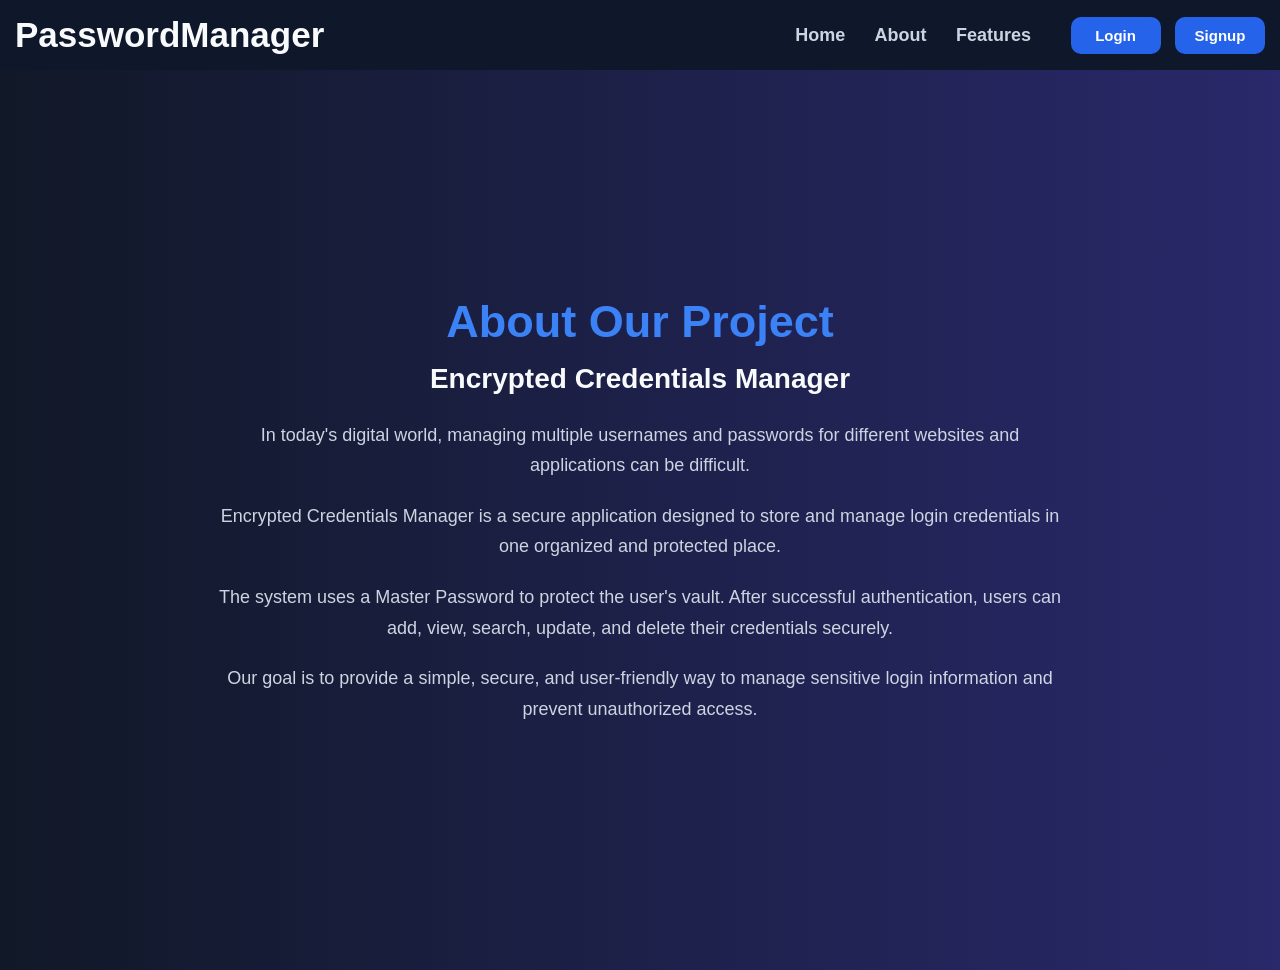
<file: VaultX/about.html>
<!DOCTYPE html>
<html lang="en">
<head>
    <meta charset="UTF-8">
    <meta name="viewport" content="width=device-width, initial-scale=1.0">
    <title>About</title>
    <link rel="stylesheet" href="style.css">
</head>
<body>

<nav class="navbar">
    <div class="navlink">

        <div class="logo">
            <a href="index.html">PasswordManager</a>
        </div>

        <ul>
            <li><a href="index.html">Home</a></li>
            <li><a href="about.html">About</a></li>
            <li><a href="features.html">Features</a></li>
            <button><a href="login.html">Login</a></button>
            <button><a href="signup.html">Signup</a></button>
        </ul>

    </div>
</nav>

<section class="about">

    <div class="about-content">

        <h2>About Our Project</h2>

        <h3>Encrypted Credentials Manager</h3>

        <p>
            In today's digital world, managing multiple usernames and
            passwords for different websites and applications can be difficult.
        </p>

        <p>
            Encrypted Credentials Manager is a secure application designed
            to store and manage login credentials in one organized and
            protected place.
        </p>

        <p>
            The system uses a Master Password to protect the user's vault.
            After successful authentication, users can add, view, search,
            update, and delete their credentials securely.
        </p>

        <p>
            Our goal is to provide a simple, secure, and user-friendly way
            to manage sensitive login information and prevent unauthorized access.
        </p>

    </div>

</section>

</body>
</html>
</file>
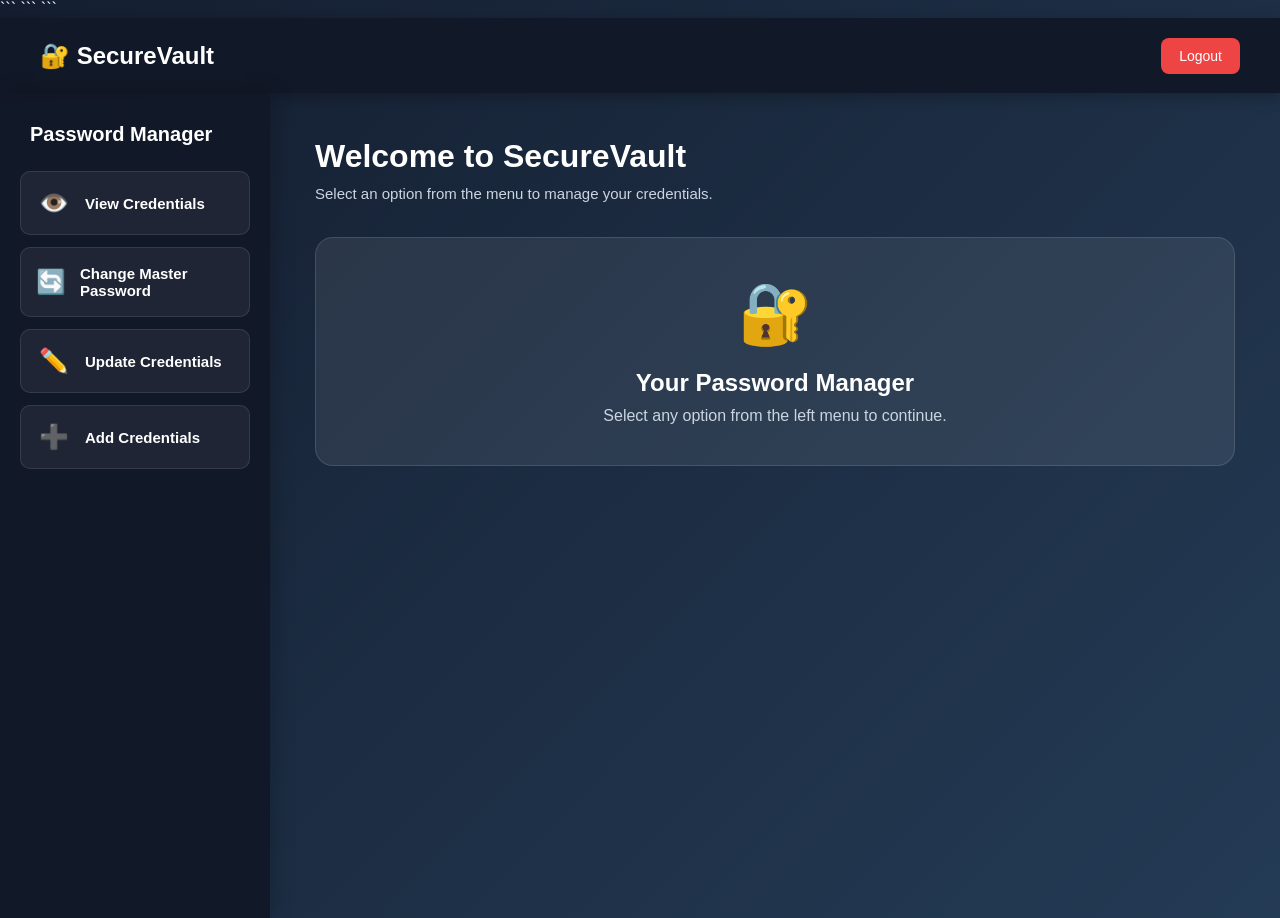
<file: VaultX/dashboard.html>
<!DOCTYPE html>

<html lang="en">

<head>

```
<meta charset="UTF-8">

<meta name="viewport"
      content="width=device-width, initial-scale=1.0">

<title>SecureVault Dashboard</title>


<style>

    * {
        margin: 0;
        padding: 0;
        box-sizing: border-box;
        font-family: Arial, sans-serif;
    }


    body {

        min-height: 100vh;

        background:
            linear-gradient(
                135deg,
                #141e30,
                #243b55
            );

        color: white;

    }


    /* =========================================
       HEADER
    ========================================= */

    .header {

        height: 75px;

        background: #111827;

        display: flex;

        align-items: center;

        justify-content: space-between;

        padding: 0 40px;

        box-shadow:
            0 4px 15px
            rgba(0, 0, 0, 0.25);

    }


    .logo {

        font-size: 24px;

        font-weight: bold;

    }


    .logout {

        padding: 10px 18px;

        border: none;

        border-radius: 8px;

        background: #ef4444;

        color: white;

        cursor: pointer;

        font-size: 14px;

    }


    .logout:hover {

        background: #dc2626;

    }


    /* =========================================
       MAIN LAYOUT
    ========================================= */

    .dashboard {

        display: flex;

        min-height: calc(100vh - 75px);

    }


    /* =========================================
       LEFT SIDEBAR
    ========================================= */

    .sidebar {

        width: 270px;

        background: rgba(17, 24, 39, 0.95);

        padding: 30px 20px;

        box-shadow:
            4px 0 20px
            rgba(0, 0, 0, 0.2);

    }


    .sidebar-title {

        font-size: 20px;

        font-weight: bold;

        margin-bottom: 25px;

        padding-left: 10px;

    }


    /* =========================================
       MENU BUTTONS
    ========================================= */

    .menu-item {

        width: 100%;

        padding: 17px 15px;

        margin-bottom: 12px;

        border: 1px solid
            rgba(255, 255, 255, 0.1);

        border-radius: 10px;

        background:
            rgba(255, 255, 255, 0.06);

        color: white;

        display: flex;

        align-items: center;

        gap: 14px;

        cursor: pointer;

        transition: 0.3s;

        text-align: left;

    }


    .menu-item:hover {

        background:
            rgba(255, 255, 255, 0.15);

        transform: translateX(5px);

    }


    .menu-item.active {

        background: #2563eb;

        border-color: #2563eb;

    }


    .menu-icon {

        font-size: 24px;

        width: 35px;

        text-align: center;

    }


    .menu-text {

        font-size: 15px;

        font-weight: bold;

    }


    /* =========================================
       CONTENT AREA
    ========================================= */

    .content {

        flex: 1;

        padding: 45px;

        overflow-y: auto;

    }


    .welcome {

        margin-bottom: 35px;

    }


    .welcome h1 {

        font-size: 32px;

        margin-bottom: 10px;

    }


    .welcome p {

        color: #cbd5e1;

        font-size: 15px;

    }


    /* =========================================
       DEFAULT CONTENT
    ========================================= */

    .default-content {

        background:
            rgba(255, 255, 255, 0.08);

        border: 1px solid
            rgba(255, 255, 255, 0.12);

        border-radius: 18px;

        padding: 40px;

        text-align: center;

    }


    .default-icon {

        font-size: 60px;

        margin-bottom: 20px;

    }


    .default-content h2 {

        margin-bottom: 10px;

    }


    .default-content p {

        color: #cbd5e1;

    }


    /* =========================================
       DATA CARD
    ========================================= */

    .data-section {

        display: none;

    }


    .data-card {

        background: white;

        color: #111827;

        border-radius: 18px;

        padding: 30px;

        box-shadow:
            0 15px 40px
            rgba(0, 0, 0, 0.25);

    }


    .data-card h2 {

        margin-bottom: 10px;

    }


    .data-description {

        color: #6b7280;

        margin-bottom: 25px;

    }


    /* =========================================
       DATA ROW
    ========================================= */

    .data-row {

        display: flex;

        justify-content: space-between;

        align-items: center;

        padding: 16px;

        margin-bottom: 10px;

        background: #f3f4f6;

        border-radius: 10px;

    }


    .data-label {

        font-weight: bold;

    }


    .data-value {

        color: #4b5563;

    }


    /* =========================================
       PASSWORD VERIFY POPUP
    ========================================= */

    .modal {

        display: none;

        position: fixed;

        top: 0;

        left: 0;

        width: 100%;

        height: 100%;

        background:
            rgba(0, 0, 0, 0.65);

        align-items: center;

        justify-content: center;

        z-index: 1000;

    }


    .modal-card {

        width: 420px;

        max-width: 90%;

        background: white;

        color: #111827;

        padding: 35px;

        border-radius: 18px;

        box-shadow:
            0 20px 60px
            rgba(0, 0, 0, 0.4);

    }


    .modal-icon {

        width: 65px;

        height: 65px;

        margin: 0 auto 15px;

        border-radius: 50%;

        background: #eff6ff;

        display: flex;

        align-items: center;

        justify-content: center;

        font-size: 32px;

    }


    .modal-card h2 {

        text-align: center;

        margin-bottom: 10px;

    }


    .modal-description {

        text-align: center;

        color: #6b7280;

        font-size: 14px;

        line-height: 1.5;

        margin-bottom: 25px;

    }


    /* =========================================
       PASSWORD INPUT
    ========================================= */

    .password-input {

        width: 100%;

        padding: 13px;

        border: 1px solid #d1d5db;

        border-radius: 9px;

        outline: none;

        font-size: 15px;

        margin-bottom: 15px;

    }


    .password-input:focus {

        border-color: #2563eb;

        box-shadow:
            0 0 0 3px
            rgba(37, 99, 235, 0.12);

    }


    /* =========================================
       VERIFY ERROR
    ========================================= */

    .verify-error {

        display: none;

        background: #fee2e2;

        color: #b91c1c;

        border: 1px solid #fecaca;

        padding: 10px;

        border-radius: 8px;

        margin-bottom: 15px;

        font-size: 14px;

        text-align: center;

    }


    /* =========================================
       MODAL BUTTONS
    ========================================= */

    .modal-buttons {

        display: flex;

        gap: 10px;

    }


    .verify-button {

        flex: 1;

        padding: 13px;

        border: none;

        border-radius: 8px;

        background: #2563eb;

        color: white;

        font-size: 15px;

        font-weight: bold;

        cursor: pointer;

    }


    .verify-button:hover {

        background: #1d4ed8;

    }


    .cancel-button {

        flex: 1;

        padding: 13px;

        border: none;

        border-radius: 8px;

        background: #e5e7eb;

        color: #374151;

        font-size: 15px;

        font-weight: bold;

        cursor: pointer;

    }


    .cancel-button:hover {

        background: #d1d5db;

    }


    /* =========================================
       MOBILE
    ========================================= */

    @media (max-width: 800px) {

        .dashboard {

            flex-direction: column;

        }


        .sidebar {

            width: 100%;

        }


        .menu-item {

            display: inline-flex;

            width: 48%;

        }


        .content {

            padding: 25px;

        }

    }


    @media (max-width: 500px) {

        .menu-item {

            width: 100%;

        }


        .header {

            padding: 0 20px;

        }


        .logo {

            font-size: 20px;

        }

    }

</style>
```

</head>

<body>

```
<!-- =========================================
     HEADER
========================================= -->

<div class="header">

    <div class="logo">
        🔐 SecureVault
    </div>


    <button
        class="logout"
        onclick="logout()"
    >
        Logout
    </button>

</div>



<!-- =========================================
     DASHBOARD
========================================= -->

<div class="dashboard">


    <!-- =====================================
         LEFT SIDEBAR
    ====================================== -->

    <aside class="sidebar">


        <div class="sidebar-title">
            Password Manager
        </div>


        <!-- VIEW CREDENTIALS -->

        <div
            class="menu-item"
            onclick="selectMenu('view', this)"
        >

            <div class="menu-icon">
                👁️
            </div>

            <div class="menu-text">
                View Credentials
            </div>

        </div>


        <!-- CHANGE MASTER PASSWORD -->

        <div
            class="menu-item"
            onclick="selectMenu('change', this)"
        >

            <div class="menu-icon">
                🔄
            </div>

            <div class="menu-text">
                Change Master Password
            </div>

        </div>


        <!-- UPDATE CREDENTIALS -->

        <div
            class="menu-item"
            onclick="selectMenu('update', this)"
        >

            <div class="menu-icon">
                ✏️
            </div>

            <div class="menu-text">
                Update Credentials
            </div>

        </div>


        <!-- ADD CREDENTIALS -->

        <div
            class="menu-item"
            onclick="selectMenu('credentials', this)"
        >

            <div class="menu-icon">
                ➕
            </div>

            <div class="menu-text">
                Add Credentials
            </div>

        </div>


    </aside>



    <!-- =====================================
         RIGHT CONTENT
    ====================================== -->

    <main class="content">


        <div class="welcome">

            <h1>
                Welcome to SecureVault
            </h1>

            <p>
                Select an option from the menu
                to manage your credentials.
            </p>

        </div>


        <!-- DEFAULT -->

        <div
            class="default-content"
            id="defaultContent"
        >

            <div class="default-icon">
                🔐
            </div>

            <h2>
                Your Password Manager
            </h2>

            <p>
                Select any option from the
                left menu to continue.
            </p>

        </div>



        <!-- =================================
             DATA SECTION
        ================================== -->

        <div
            class="data-section"
            id="dataSection"
        >

            <div class="data-card">

                <h2 id="dataTitle">
                    Credentials
                </h2>

                <p
                    class="data-description"
                    id="dataDescription"
                >
                    Your data will appear here.
                </p>


                <!-- DATA -->

                <div id="dataContent">

                </div>

            </div>

        </div>


    </main>

</div>



<!-- =========================================
     MASTER PASSWORD MODAL
========================================= -->

<div
    class="modal"
    id="passwordModal"
>


    <div class="modal-card">


        <div class="modal-icon">
            🔐
        </div>


        <h2>
            Verify Master Password
        </h2>


        <p class="modal-description">

            Enter your master password to
            access this section.

        </p>


        <!-- ERROR -->

        <div
            class="verify-error"
            id="verifyError"
        >
            ❌ Incorrect master password.
        </div>


        <!-- PASSWORD -->

        <input
            type="password"
            id="masterPassword"
            class="password-input"
            placeholder="Enter master password"
            autocomplete="off"
        >


        <!-- BUTTONS -->

        <div class="modal-buttons">


            <button
                class="cancel-button"
                onclick="closePasswordModal()"
            >
                Cancel
            </button>


            <button
                class="verify-button"
                onclick="verifyMasterPassword()"
            >
                🔓 Verify
            </button>


        </div>


    </div>

</div>



<!-- =========================================
     JAVASCRIPT
========================================= -->

<script>


    let selectedMenu = "";



    /* ========================================
       SELECT MENU
    ======================================== */

    function selectMenu(menu, element) {


        selectedMenu = menu;


        /*
         * Remove active class
         */

        const menuItems =
            document.querySelectorAll(
                ".menu-item"
            );


        menuItems.forEach(function(item) {

            item.classList.remove("active");

        });


        /*
         * Add active class
         */

        element.classList.add("active");


        /*
         * Open password verification
         */

        document.getElementById(
            "passwordModal"
        ).style.display = "flex";


        /*
         * Clear previous password
         */

        document.getElementById(
            "masterPassword"
        ).value = "";


        document.getElementById(
            "verifyError"
        ).style.display = "none";


        /*
         * Focus password field
         */

        setTimeout(function() {

            document.getElementById(
                "masterPassword"
            ).focus();

        }, 100);

    }



    /* ========================================
       VERIFY MASTER PASSWORD
    ======================================== */

    function verifyMasterPassword() {


        const password =
            document.getElementById(
                "masterPassword"
            ).value;


        const error =
            document.getElementById(
                "verifyError"
            );


        /*
         * Empty password
         */

        if (password === "") {

            error.innerHTML =
                "❌ Please enter your master password.";

            error.style.display = "block";

            return;

        }


        /*
         * DEMO PASSWORD
         *
         * Later this will be replaced
         * with PHP + MySQL verification.
         */

        const correctPassword =
            "Admin@123";


        /*
         * Check password
         */

        if (password !== correctPassword) {

            error.innerHTML =
                "❌ Incorrect master password.";

            error.style.display = "block";

            return;

        }


        /*
         * Password correct
         */

        document.getElementById(
            "passwordModal"
        ).style.display = "none";


        /*
         * Show selected data
         */

        showData(selectedMenu);

    }



    /* ========================================
       SHOW DATA
    ======================================== */

    function showData(menu) {


        const defaultContent =
            document.getElementById(
                "defaultContent"
            );


        const dataSection =
            document.getElementById(
                "dataSection"
            );


        const dataTitle =
            document.getElementById(
                "dataTitle"
            );


        const dataDescription =
            document.getElementById(
                "dataDescription"
            );


        const dataContent =
            document.getElementById(
                "dataContent"
            );


        /*
         * Hide default content
         */

        defaultContent.style.display =
            "none";


        /*
         * Show data section
         */

        dataSection.style.display =
            "block";


        /* =================================
           VIEW CREDENTIALS
        ================================= */

        if (menu === "view") {

            dataTitle.innerHTML =
                "👁️ View Credentials";

            dataDescription.innerHTML =
                "Your saved credentials will be displayed here.";

            dataContent.innerHTML = `

                <div class="data-row">

                    <span class="data-label">
                        Website
                    </span>

                    <span class="data-value">
                        Example.com
                    </span>

                </div>


                <div class="data-row">

                    <span class="data-label">
                        Username
                    </span>

                    <span class="data-value">
                        user@example.com
                    </span>

                </div>


                <div class="data-row">

                    <span class="data-label">
                        Password
                    </span>

                    <span class="data-value">
                        ••••••••••
                    </span>

                </div>

            `;

        }


        /* =================================
           CHANGE MASTER PASSWORD
        ================================= */

        else if (menu === "change") {

            dataTitle.innerHTML =
                "🔄 Change Master Password";

            dataDescription.innerHTML =
                "Change your existing master password.";

            dataContent.innerHTML = `

                <div class="data-row">

                    <span class="data-label">
                        Status
                    </span>

                    <span class="data-value">
                        Ready to change password
                    </span>

                </div>

            `;

        }


        /* =================================
           UPDATE CREDENTIALS
        ================================= */

        else if (menu === "update") {

            dataTitle.innerHTML =
                "✏️ Update Credentials";

            dataDescription.innerHTML =
                "Update your saved credential information.";

            dataContent.innerHTML = `

                <div class="data-row">

                    <span class="data-label">
                        Status
                    </span>

                    <span class="data-value">
                        Credential update section
                    </span>

                </div>

            `;

        }


        /* =================================
           ADD CREDENTIALS
        ================================= */

        else if (menu === "credentials") {

            dataTitle.innerHTML =
                "➕ Add Credentials";

            dataDescription.innerHTML =
                "Add a new website or application credential.";

            dataContent.innerHTML = `

                <div class="data-row">

                    <span class="data-label">
                        Status
                    </span>

                    <span class="data-value">
                        Add credential section
                    </span>

                </div>

            `;

        }

    }



    /* ========================================
       CLOSE MODAL
    ======================================== */

    function closePasswordModal() {

        document.getElementById(
            "passwordModal"
        ).style.display = "none";


        document.getElementById(
            "masterPassword"
        ).value = "";


        document.getElementById(
            "verifyError"
        ).style.display = "none";

    }



    /* ========================================
       LOGOUT
    ======================================== */

    function logout() {

        window.location.href =
            "login.html";

    }


</script>

</body>

</html>
</file>
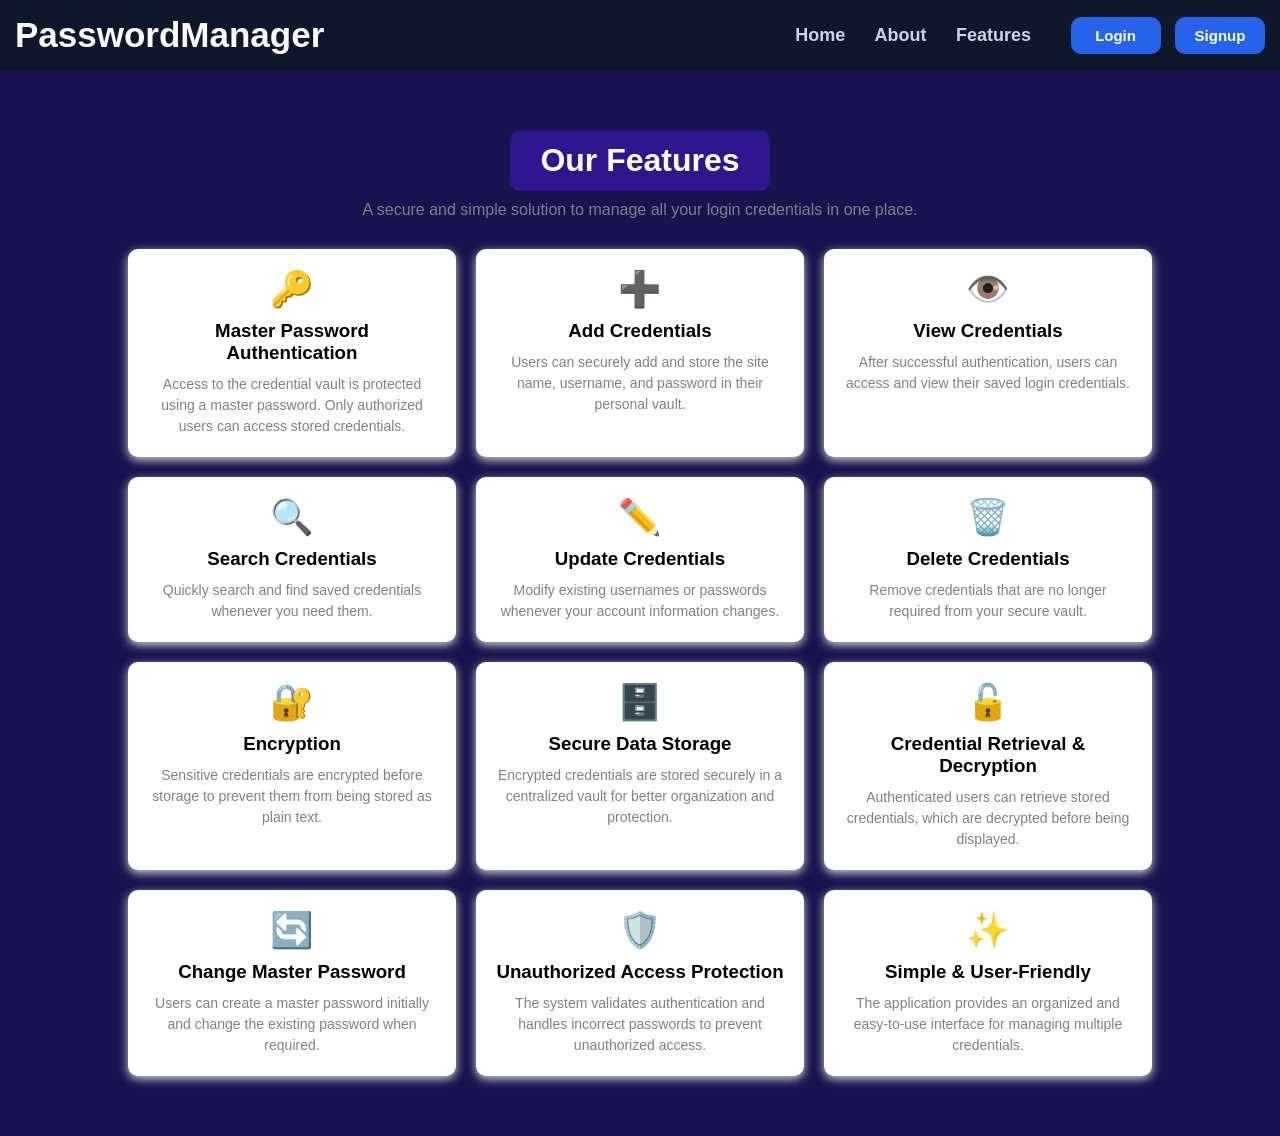
<file: VaultX/features.html>
<!DOCTYPE html>
<html lang="en">
<head>
    <meta charset="UTF-8">
    <meta name="viewport" content="width=device-width, initial-scale=1.0">
    <title>Features</title>
    <link rel="stylesheet" href="style.css">
</head>
<body>

<nav class="navbar">
    <div class="navlink">

        <div class="logo">
            <a href="index.html">PasswordManager</a>
        </div>

        <ul>
            <li><a href="index.html">Home</a></li>
            <li><a href="about.html">About</a></li>
            <li><a href="features.html">Features</a></li>
            <button><a href="login.html">Login</a></button>
            <button><a href="signup.html">Signup</a></button>
        </ul>

    </div>
</nav>

<section class="features">

    <div class="features-heading">
        <h2>Our Features</h2>
        <p>
            A secure and simple solution to manage all your login
            credentials in one place.
        </p>
    </div>

    <div class="feature-container">

        <div class="feature-card">
            <div class="feature-icon">🔑</div>
            <h3>Master Password Authentication</h3>
            <p>
                Access to the credential vault is protected using a
                master password. Only authorized users can access
                stored credentials.
            </p>
        </div>

        <div class="feature-card">
            <div class="feature-icon">➕</div>
            <h3>Add Credentials</h3>
            <p>
                Users can securely add and store the site name,
                username, and password in their personal vault.
            </p>
        </div>

        <div class="feature-card">
            <div class="feature-icon">👁️</div>
            <h3>View Credentials</h3>
            <p>
                After successful authentication, users can access
                and view their saved login credentials.
            </p>
        </div>

        <div class="feature-card">
            <div class="feature-icon">🔍</div>
            <h3>Search Credentials</h3>
            <p>
                Quickly search and find saved credentials whenever
                you need them.
            </p>
        </div>

        <div class="feature-card">
            <div class="feature-icon">✏️</div>
            <h3>Update Credentials</h3>
            <p>
                Modify existing usernames or passwords whenever
                your account information changes.
            </p>
        </div>

        <div class="feature-card">
            <div class="feature-icon">🗑️</div>
            <h3>Delete Credentials</h3>
            <p>
                Remove credentials that are no longer required
                from your secure vault.
            </p>
        </div>

        <div class="feature-card">
            <div class="feature-icon">🔐</div>
            <h3>Encryption</h3>
            <p>
                Sensitive credentials are encrypted before storage
                to prevent them from being stored as plain text.
            </p>
        </div>

        <div class="feature-card">
            <div class="feature-icon">🗄️</div>
            <h3>Secure Data Storage</h3>
            <p>
                Encrypted credentials are stored securely in a
                centralized vault for better organization and protection.
            </p>
        </div>

        <div class="feature-card">
            <div class="feature-icon">🔓</div>
            <h3>Credential Retrieval & Decryption</h3>
            <p>
                Authenticated users can retrieve stored credentials,
                which are decrypted before being displayed.
            </p>
        </div>

        <div class="feature-card">
            <div class="feature-icon">🔄</div>
            <h3>Change Master Password</h3>
            <p>
                Users can create a master password initially and
                change the existing password when required.
            </p>
        </div>

        <div class="feature-card">
            <div class="feature-icon">🛡️</div>
            <h3>Unauthorized Access Protection</h3>
            <p>
                The system validates authentication and handles
                incorrect passwords to prevent unauthorized access.
            </p>
        </div>

        <div class="feature-card">
            <div class="feature-icon">✨</div>
            <h3>Simple & User-Friendly</h3>
            <p>
                The application provides an organized and easy-to-use
                interface for managing multiple credentials.
            </p>
        </div>

    </div>

</section>

</body>
</html>
</file>
<file: VaultX/style.css>
* {
    text-decoration: none;
    margin: 0;
    padding: 0;
    box-sizing: border-box;
}

body {
    background-color: #111827;
    font-family: Calibri, sans-serif;
}

.navbar {
    background-color: #0F172A;
    padding: 15px;
}

.logo a {
    font-size: 35px;
    font-weight: 600;
    color: #F8FAFC;
}

li {
    list-style: none;
    display: inline-block;
}

li a {
    color: #CBD5E1;
    font-size: 18px;
    font-weight: bold;
    margin-right: 25px;
}

li a:hover {
    color: #3B82F6;
}

.navlink {
    display: flex;
    align-items: center;
    justify-content: space-between;
}

button {
    background-color: #2563EB;
    margin-left: 10px;
    border: none;
    border-radius: 10px;
    padding: 10px;
    width: 90px;
    cursor: pointer;
}

button:hover {
    background-color: #3B82F6;
}

button a {
    color: white;
    font-size: 15px;
    font-weight: bold;
}

.hero {
    min-height: calc(100vh - 70px);
    display: flex;
    align-items: center;
    justify-content: center;
    background: linear-gradient(135deg, #0F172A, #1E293B);
}

.hero-content {
    max-width: 850px;
    text-align: center;
    color: #F8FAFC;
}

.hero-content h1 {
    font-size: 52px;
    margin-bottom: 25px;
    color: #F8FAFC;
}

.hero-content p {
    font-size: 18px;
    line-height: 1.7;
    color: #CBD5E1;
}

.hero-content button {
    margin-top: 25px;
    width: 140px;
    padding: 13px;
    background-color: #2563EB;
}
/* ===== HOME PAGE ANIMATION ===== */

.hero {
    position: relative;
    overflow: hidden;
}

/* Moving background glow */
.hero::before {
    content: "";
    position: absolute;
    width: 500px;
    height: 500px;
    background: #2563EB;
    border-radius: 50%;
    filter: blur(150px);
    opacity: 0.25;
    top: -150px;
    left: -150px;
    animation: moveGlow 6s ease-in-out infinite alternate;
}

/* Second moving glow */
.hero::after {
    content: "";
    position: absolute;
    width: 450px;
    height: 450px;
    background: #7C3AED;
    border-radius: 50%;
    filter: blur(150px);
    opacity: 0.2;
    bottom: -150px;
    right: -150px;
    animation: moveGlow2 7s ease-in-out infinite alternate;
}

/* Keep text above the animation */
.hero-content {
    position: relative;
    z-index: 1;
}

/* First glow movement */
@keyframes moveGlow {
    0% {
        transform: translate(0, 0);
    }

    50% {
        transform: translate(250px, 150px);
    }

    100% {
        transform: translate(100px, 300px);
    }
}

/* Second glow movement */
@keyframes moveGlow2 {
    0% {
        transform: translate(0, 0);
    }

    50% {
        transform: translate(-200px, -150px);
    }

    100% {
        transform: translate(-100px, -300px);
    }
}



.security-text {
    margin-top: 25px;
    color: #22C55E;
    font-weight: bold;
}

/*
.about {
    min-height: 100vh;
    display: flex;
    align-items: center;
    justify-content: center;
    background-color: #111827;
    padding: 80px 20px;
}

.about-content {
    max-width: 850px;
    text-align: center;
    color: #F8FAFC;
}

.about-content h2 {
    font-size: 45px;
    margin-bottom: 15px;
    color: #3B82F6;
}

.about-content h3 {
    font-size: 28px;
    margin-bottom: 25px;
    color: #F8FAFC;
}

.about-content p {
    font-size: 18px;
    line-height: 1.7;
    color: #CBD5E1;
    margin-bottom: 20px;
}
*/


.about {
    min-height: 100vh;
    display: flex;
    align-items: center;
    justify-content: center;

    background: linear-gradient(
        270deg,
        #111827,
        #1E3A8A,
        #312E81,
        #111827
    );

    background-size: 400% 400%;
    animation: backgroundMove 8s ease infinite;

    padding: 80px 20px;
}

.about-content {
    max-width: 850px;
    text-align: center;
    color: #F8FAFC;
}

.about-content h2 {
    font-size: 45px;
    margin-bottom: 15px;
    color: #3B82F6;
}

.about-content h3 {
    font-size: 28px;
    margin-bottom: 25px;
    color: #F8FAFC;
}

.about-content p {
    font-size: 18px;
    line-height: 1.7;
    color: #CBD5E1;
    margin-bottom: 20px;
}


/* Moving Color */
@keyframes backgroundMove {
    0% {
        background-position: 0% 50%;
    }

    50% {
        background-position: 100% 50%;
    }

    100% {
        background-position: 0% 50%;
    }
}


.features {
    padding: 60px 10%;
    background-color: rgba(60, 0, 255, 0.187);
}

.features-heading {
    text-align: center;
    margin-bottom: 30px;
}

    

    .features-heading h2 {
    font-size: 32px;
    margin-bottom: 10px;
    color: white;

    display: inline-block;
    background-color: #2f158e;
    padding: 12px 30px;
    border-radius: 10px;
}
    


.features-heading p {
    color: gray;
}

.feature-container {
    display: grid;
    grid-template-columns: repeat(3, 1fr);
    gap: 20px;
}

.feature-card {
    background-color: white;
    padding: 20px;
    border-radius: 10px;
    text-align: center;

    box-shadow: 0 3px 10px lightgray;

    transition: 0.3s;
}

.feature-card:hover {
    transform: translateY(-10px);
    background-color: #e8e4ff;
}

.feature-icon {
    font-size: 35px;
}

.feature-card h3 {
    margin: 10px 0;
}

.feature-card p {
    color: gray;
    font-size: 14px;
    line-height: 1.5;
}

/* Mobile */
@media (max-width: 768px) {
    .feature-container {
        grid-template-columns: 1fr;
    }
}
</file>
